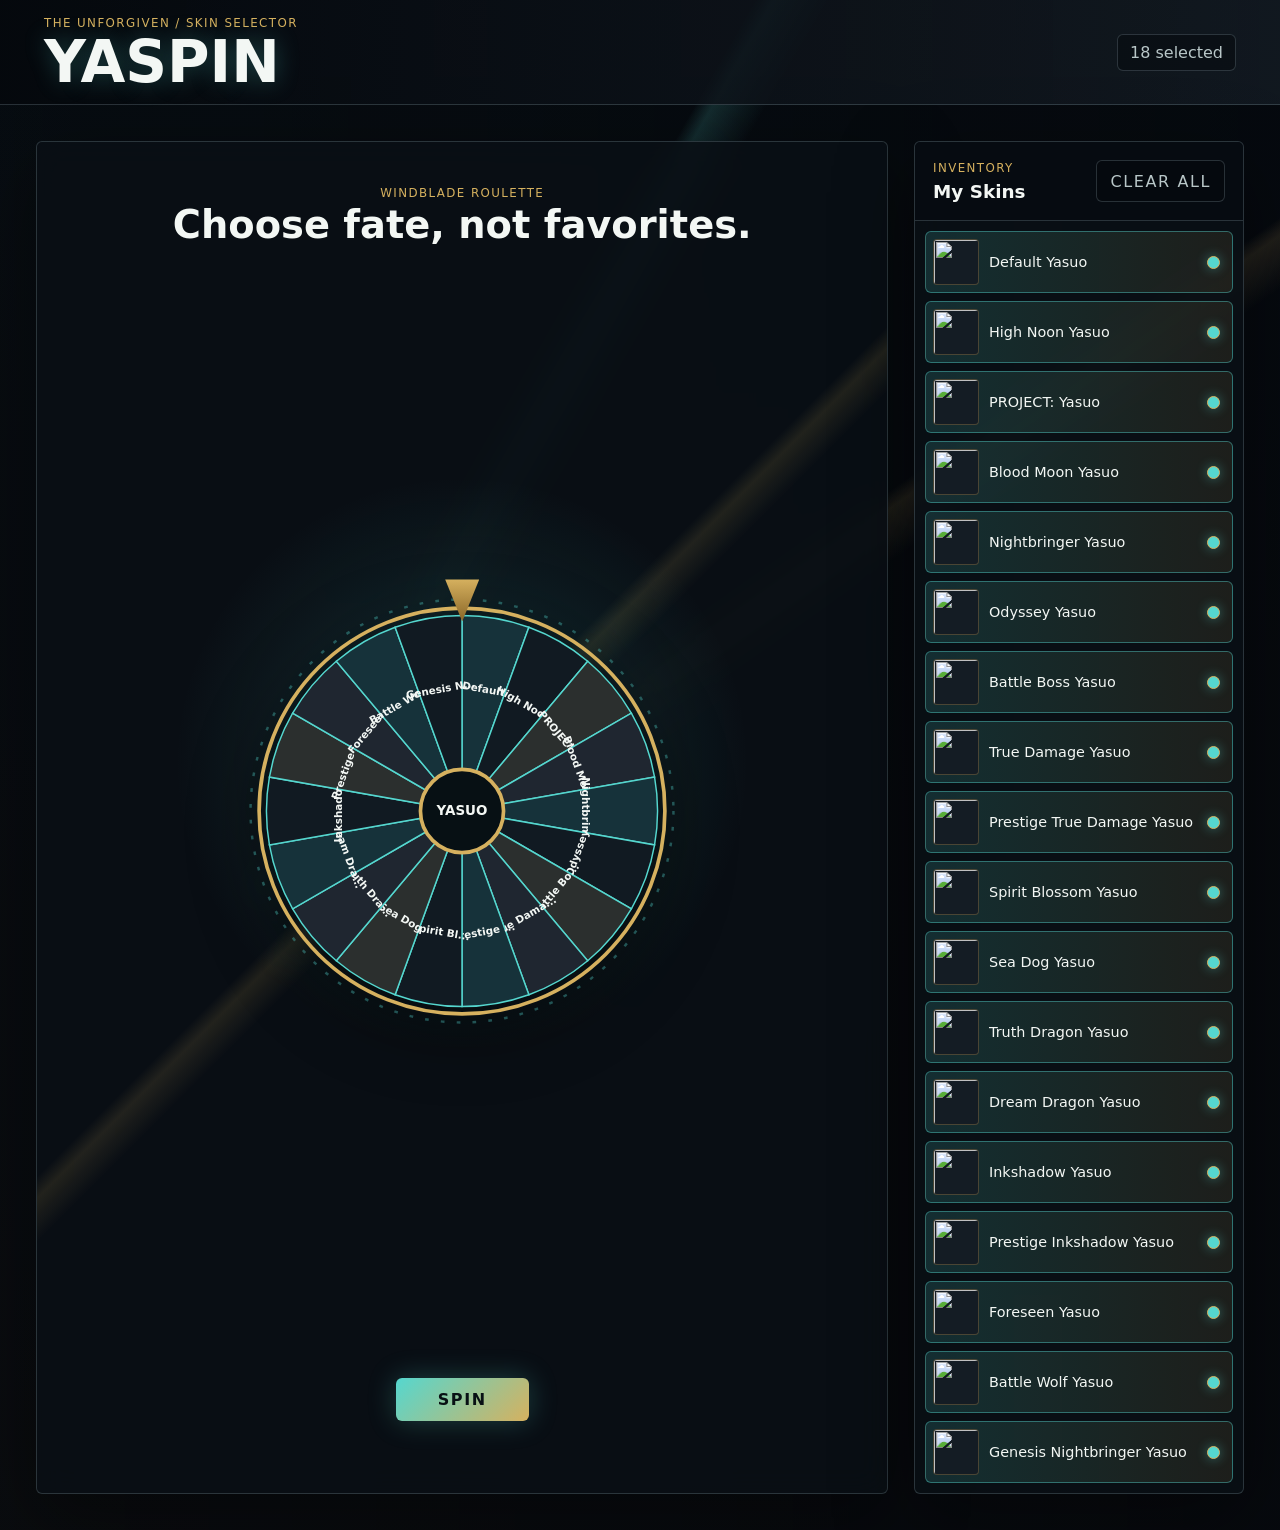
<file: index.html>
<!DOCTYPE html>
<html lang="en">
<head>
<meta charset="UTF-8">
<meta name="viewport" content="width=device-width, initial-scale=1.0">
<title>Yaspin</title>
<link rel="stylesheet" href="styles/main.css">
</head>
<body>
<header class="site-header">
  <div>
    <p class="eyebrow">The Unforgiven / Skin Selector</p>
    <h1>YASPIN</h1>
  </div>
  <p class="selected-summary" id="selected-summary">18 selected</p>
</header>

<main class="app" id="app">
  <section class="wheel-panel" aria-labelledby="wheel-heading">
    <div class="wheel-copy">
      <p class="eyebrow">Windblade roulette</p>
      <h2 id="wheel-heading">Choose fate, not favorites.</h2>
    </div>

    <div class="wheel-stage">
      <div class="wheel-wrapper">
        <div class="wheel-pointer" aria-hidden="true"></div>
        <svg id="wheel-svg" class="wheel-svg" viewBox="0 0 360 360" role="img" aria-label="Yasuo skin wheel"></svg>
      </div>
    </div>

    <div class="spin-controls">
      <button id="spin-btn" class="primary-action" type="button">Spin</button>
      <span class="no-skins-msg" id="no-skins-msg" role="status" aria-live="polite">Select at least one skin</span>
    </div>
  </section>

  <aside class="sidebar" aria-labelledby="skins-heading">
    <div class="sidebar-header">
      <div>
        <p class="eyebrow">Inventory</p>
        <h2 id="skins-heading">My Skins</h2>
      </div>
      <button id="toggle-all-btn" class="secondary-action" type="button">Clear all</button>
    </div>
    <div class="skin-list" id="skin-list" aria-label="Eligible Yasuo skins"></div>
  </aside>
</main>

<section id="result-card" class="result-card" role="dialog" aria-modal="true" aria-labelledby="result-skin-name" aria-describedby="result-kicker" hidden>
  <div class="result-shell">
    <p class="eyebrow" id="result-kicker">Fate picked</p>
    <h2 id="result-skin-name"></h2>
    <div class="result-image-wrap">
      <img id="result-splash" width="560" height="330" alt="">
    </div>
    <div class="result-actions">
      <button id="spin-again-btn" class="primary-action" type="button">Spin again</button>
      <button id="close-result-btn" class="secondary-action" type="button">Back</button>
    </div>
  </div>
</section>

<script src="src/config.js"></script>
<script src="src/state.js"></script>
<script src="src/sidebar.js"></script>
<script src="src/wheel.js"></script>
<script src="src/result.js"></script>
<script src="src/app.js"></script>
</body>
</html>
</file>
<file: styles/main.css>
:root {
  --ink: #05080d;
  --ink-soft: #0b1118;
  --steel: #141c24;
  --steel-2: #1e2a33;
  --panel: rgba(10, 16, 22, 0.86);
  --panel-strong: rgba(7, 11, 15, 0.94);
  --line: rgba(180, 210, 220, 0.2);
  --text: #f3f7f4;
  --muted: #b9c7c8;
  --dim: #88a0a4;
  --wind: #55d7cf;
  --wind-soft: rgba(85, 215, 207, 0.2);
  --gold: #d6b15f;
  --gold-soft: rgba(214, 177, 95, 0.22);
  --danger: #ffcf7a;
  --radius: 6px;
  --shadow: 0 24px 80px rgba(0, 0, 0, 0.38);
  --wheel-size: clamp(260px, 54vmin, 440px);
  color-scheme: dark;
}

* {
  box-sizing: border-box;
}

html {
  min-height: 100%;
  background: var(--ink);
}

body {
  min-height: 100vh;
  margin: 0;
  color: var(--text);
  font-family: "Trebuchet MS", "Segoe UI", system-ui, -apple-system, sans-serif;
  background:
    linear-gradient(90deg, rgba(5, 8, 13, 0.72), rgba(5, 8, 13, 0.9)),
    linear-gradient(180deg, rgba(85, 215, 207, 0.08), rgba(214, 177, 95, 0.08)),
    url("https://ddragon.leagueoflegends.com/cdn/img/champion/splash/Yasuo_36.jpg") center 18% / cover fixed,
    var(--ink);
  overflow-x: hidden;
}

body::before {
  content: "";
  position: fixed;
  inset: 0;
  pointer-events: none;
  background:
    linear-gradient(120deg, transparent 0 42%, rgba(85, 215, 207, 0.16) 43%, transparent 46%),
    linear-gradient(145deg, transparent 0 62%, rgba(214, 177, 95, 0.13) 63%, transparent 66%);
  mix-blend-mode: screen;
}

button,
input {
  font: inherit;
}

button {
  border: 0;
}

button:disabled {
  cursor: not-allowed;
}

[hidden] {
  display: none !important;
}

.site-header {
  min-height: 86px;
  padding: 16px clamp(16px, 4vw, 44px);
  display: flex;
  align-items: center;
  justify-content: space-between;
  gap: 16px;
  border-bottom: 1px solid var(--line);
  background: linear-gradient(90deg, rgba(5, 8, 13, 0.9), rgba(20, 28, 36, 0.78));
  position: relative;
  z-index: 2;
}

.site-header h1 {
  margin: 0;
  font-size: clamp(32px, 5vw, 58px);
  line-height: 0.9;
  letter-spacing: 0;
  color: var(--text);
  text-shadow: 0 0 24px rgba(85, 215, 207, 0.28);
}

.eyebrow {
  margin: 0 0 6px;
  color: var(--gold);
  font-size: 0.74rem;
  letter-spacing: 0.12em;
  text-transform: uppercase;
}

.selected-summary {
  margin: 0;
  color: var(--muted);
  border: 1px solid var(--line);
  background: rgba(5, 8, 13, 0.44);
  padding: 8px 12px;
  border-radius: var(--radius);
  white-space: nowrap;
}

.app {
  min-height: calc(100vh - 86px);
  display: grid;
  grid-template-columns: minmax(0, 1fr) minmax(260px, 330px);
  gap: clamp(16px, 2vw, 28px);
  padding: clamp(16px, 3vw, 36px);
  position: relative;
  z-index: 1;
}

.wheel-panel,
.sidebar,
.result-shell {
  background: var(--panel);
  border: 1px solid var(--line);
  box-shadow: var(--shadow);
  backdrop-filter: blur(14px);
}

.wheel-panel {
  min-width: 0;
  border-radius: var(--radius);
  display: grid;
  grid-template-rows: auto minmax(0, 1fr) auto;
  align-items: center;
  justify-items: center;
  gap: clamp(18px, 3vh, 30px);
  padding: clamp(20px, 4vw, 44px);
  overflow: hidden;
  position: relative;
}

.wheel-panel::before {
  content: "";
  position: absolute;
  inset: 0;
  background:
    radial-gradient(circle at 50% 46%, rgba(85, 215, 207, 0.18), transparent 34%),
    linear-gradient(135deg, transparent 0 47%, rgba(214, 177, 95, 0.12) 48%, transparent 50%);
  pointer-events: none;
}

.wheel-copy {
  position: relative;
  z-index: 1;
  text-align: center;
}

.wheel-copy h2 {
  margin: 0;
  font-size: clamp(1.45rem, 3vw, 2.5rem);
  line-height: 1;
  letter-spacing: 0;
}

.wheel-stage {
  position: relative;
  z-index: 1;
  display: grid;
  place-items: center;
  width: min(100%, calc(var(--wheel-size) + 44px));
  aspect-ratio: 1;
}

.wheel-wrapper {
  position: relative;
  width: var(--wheel-size);
  height: var(--wheel-size);
}

.wheel-pointer {
  position: absolute;
  top: -12px;
  left: 50%;
  width: 34px;
  height: 42px;
  transform: translateX(-50%);
  background: linear-gradient(180deg, var(--gold), #8b6728);
  clip-path: polygon(50% 100%, 0 0, 100% 0);
  filter: drop-shadow(0 0 12px rgba(214, 177, 95, 0.55));
  z-index: 3;
}

.wheel-svg {
  width: 100%;
  height: 100%;
  overflow: visible;
  filter: drop-shadow(0 18px 35px rgba(0, 0, 0, 0.42));
}

.spin-controls {
  position: relative;
  z-index: 1;
  display: grid;
  gap: 10px;
  justify-items: center;
}

.primary-action,
.secondary-action {
  min-height: 42px;
  border-radius: var(--radius);
  text-transform: uppercase;
  letter-spacing: 0.1em;
  transition: transform 160ms ease, box-shadow 160ms ease, border-color 160ms ease, background 160ms ease, color 160ms ease, opacity 160ms ease;
}

.primary-action {
  color: #081014;
  background: linear-gradient(135deg, var(--wind), var(--gold));
  padding: 12px 42px;
  font-weight: 800;
  box-shadow: 0 0 28px rgba(85, 215, 207, 0.25);
  cursor: pointer;
}

.primary-action:not(:disabled):hover {
  transform: translateY(-1px);
  box-shadow: 0 0 38px rgba(214, 177, 95, 0.34);
}

.primary-action:disabled {
  opacity: 0.45;
  box-shadow: none;
}

.secondary-action {
  padding: 9px 13px;
  border: 1px solid var(--line);
  background: rgba(5, 8, 13, 0.4);
  color: var(--muted);
  cursor: pointer;
}

.secondary-action:not(:disabled):hover {
  color: var(--text);
  border-color: var(--wind);
}

.no-skins-msg {
  min-height: 18px;
  color: var(--danger);
  font-size: 0.9rem;
}

.no-skins-msg:empty {
  visibility: hidden;
}

.sidebar {
  min-height: 0;
  border-radius: var(--radius);
  display: flex;
  flex-direction: column;
  overflow: hidden;
}

.sidebar-header {
  padding: 18px;
  border-bottom: 1px solid var(--line);
  display: flex;
  align-items: center;
  justify-content: space-between;
  gap: 12px;
  background: rgba(5, 8, 13, 0.34);
}

.sidebar-header h2 {
  margin: 0;
  font-size: 1.15rem;
  letter-spacing: 0;
}

.skin-list {
  min-height: 0;
  overflow-y: auto;
  padding: 10px;
  display: grid;
  gap: 8px;
}

.skin-list::-webkit-scrollbar {
  width: 8px;
}

.skin-list::-webkit-scrollbar-track {
  background: rgba(255, 255, 255, 0.04);
}

.skin-list::-webkit-scrollbar-thumb {
  background: rgba(85, 215, 207, 0.28);
  border-radius: 999px;
}

.skin-item {
  width: 100%;
  min-height: 58px;
  display: grid;
  grid-template-columns: 46px minmax(0, 1fr) 18px;
  align-items: center;
  gap: 10px;
  padding: 7px;
  border-radius: var(--radius);
  border: 1px solid rgba(185, 199, 200, 0.12);
  background: rgba(15, 24, 32, 0.78);
  color: var(--text);
  text-align: left;
  cursor: pointer;
  transition: transform 160ms ease, border-color 160ms ease, background 160ms ease, opacity 160ms ease;
}

.skin-item[aria-pressed="true"] {
  border-color: rgba(85, 215, 207, 0.42);
  background: linear-gradient(90deg, rgba(85, 215, 207, 0.16), rgba(214, 177, 95, 0.1));
}

.skin-item[aria-pressed="false"] {
  opacity: 0.58;
}

.skin-item:not(:disabled):hover {
  transform: translateY(-1px);
  border-color: rgba(214, 177, 95, 0.46);
}

.skin-thumb {
  width: 46px;
  height: 46px;
  border-radius: 4px;
  object-fit: cover;
  border: 1px solid rgba(214, 177, 95, 0.28);
  background: var(--steel);
}

.skin-label {
  min-width: 0;
  overflow: hidden;
  text-overflow: ellipsis;
  white-space: nowrap;
  font-size: 0.9rem;
}

.toggle-dot {
  width: 13px;
  height: 13px;
  border-radius: 999px;
  border: 1px solid rgba(185, 199, 200, 0.42);
  background: rgba(5, 8, 13, 0.72);
}

.skin-item[aria-pressed="true"] .toggle-dot {
  border-color: var(--gold);
  background: var(--wind);
  box-shadow: 0 0 12px rgba(85, 215, 207, 0.45);
}

.result-card {
  position: fixed;
  inset: 0;
  z-index: 10;
  display: grid;
  place-items: center;
  padding: clamp(16px, 4vw, 42px);
  background: rgba(3, 6, 9, 0.68);
  backdrop-filter: blur(10px);
}

.result-shell {
  width: min(760px, 100%);
  border-radius: var(--radius);
  overflow: hidden;
  display: grid;
  gap: 16px;
  padding: clamp(18px, 3vw, 30px);
  text-align: center;
  background:
    linear-gradient(180deg, rgba(10, 16, 22, 0.74), rgba(5, 8, 13, 0.96)),
    var(--panel-strong);
}

#result-skin-name {
  margin: 0;
  font-size: clamp(1.6rem, 4vw, 3rem);
  line-height: 1;
  letter-spacing: 0;
  text-transform: uppercase;
}

.result-image-wrap {
  min-height: 180px;
  border: 1px solid rgba(214, 177, 95, 0.42);
  border-radius: var(--radius);
  overflow: hidden;
  background:
    linear-gradient(135deg, rgba(85, 215, 207, 0.1), rgba(214, 177, 95, 0.08)),
    var(--steel);
}

#result-splash {
  display: block;
  width: 100%;
  height: auto;
  aspect-ratio: 560 / 330;
  object-fit: cover;
}

#result-splash.image-error {
  visibility: hidden;
}

.result-actions {
  display: flex;
  justify-content: center;
  gap: 10px;
  flex-wrap: wrap;
}

:focus-visible {
  outline: 3px solid var(--gold);
  outline-offset: 3px;
}

@media (max-width: 920px) {
  .app {
    grid-template-columns: 1fr;
    min-height: 0;
  }

  .sidebar {
    max-height: 42vh;
  }
}

@media (max-width: 560px) {
  .site-header {
    align-items: flex-start;
    flex-direction: column;
  }

  .app {
    padding: 12px;
  }

  .wheel-panel {
    padding: 18px 12px;
  }

  .sidebar-header {
    align-items: flex-start;
    flex-direction: column;
  }

  .secondary-action,
  .primary-action {
    width: 100%;
  }

  .result-actions {
    display: grid;
  }
}

@media (prefers-reduced-motion: reduce) {
  *,
  *::before,
  *::after {
    scroll-behavior: auto !important;
    transition-duration: 0.01ms !important;
    animation-duration: 0.01ms !important;
  }
}
</file>
